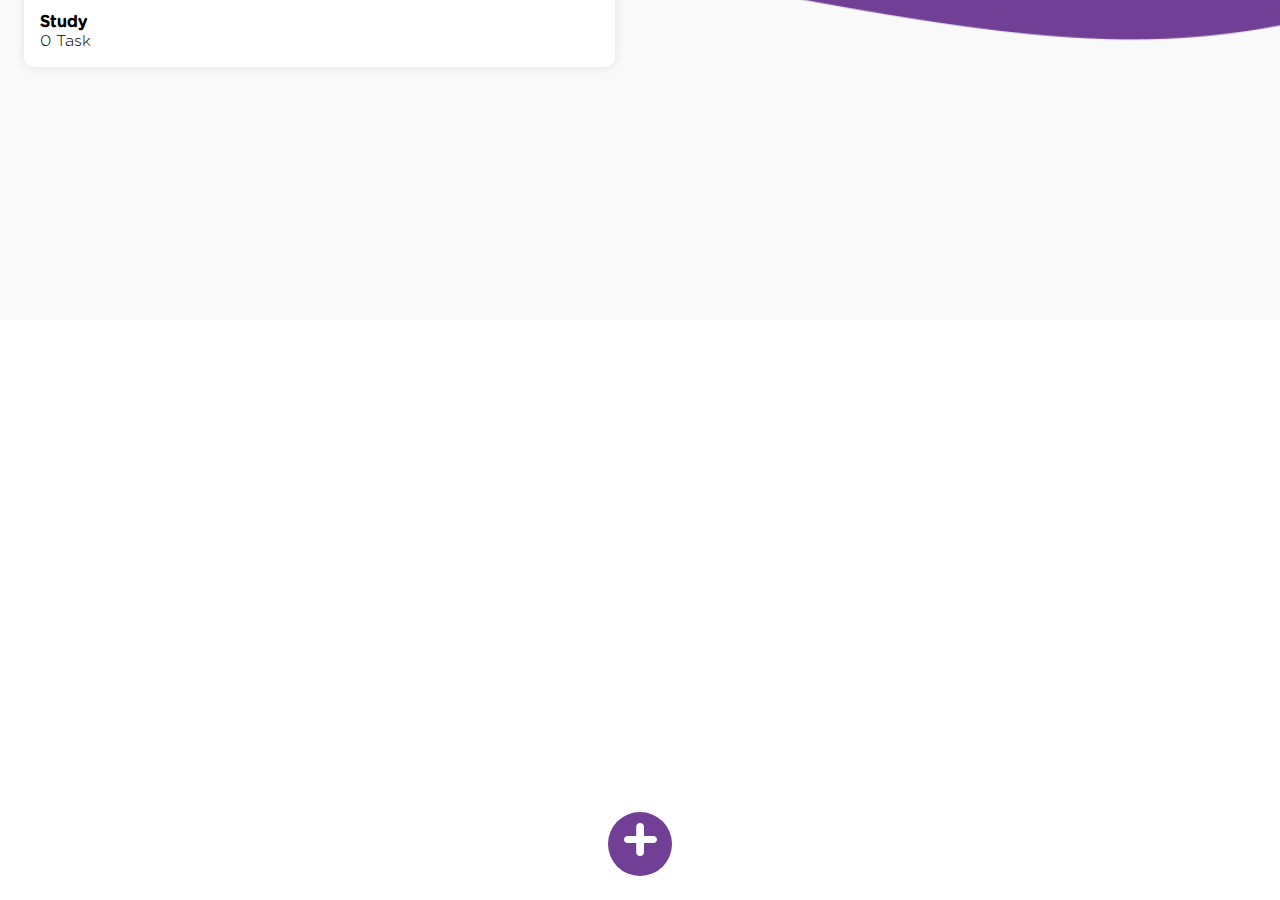
<file: index.html>
<!DOCTYPE html>
<html lang="en">

<head>
    <meta charset="UTF-8">
    <meta name="viewport" content="width=device-width, initial-scale=1.0">
    <meta http-equiv="X-UA-Compatible" content="ie=edge">

    <link rel="stylesheet" href="Asset/css/style.css">
    <title>Document</title>
</head>

<body>
    <div class="main">
        <div class="main-container">
            <div class="background-home">

            </div>
        </div>

        <div class="header-content">
            <div class="text-content">
                <div class="title">
                    <h1>Welcome People</h1>
                </div>
                
               <div class="subtitle">
                <img class="date-icon" src="Asset/images/icon-calendar.png" alt="calendar-icon">
                <h5 id="waktu">Fri, 28 December 2019</h5>
               </div>
            </div>

        </div>

            <div class="container" id="boxOfContent">
                <div class="box-content" data-categoryid="1">
                    <div class="image-content" data-categoryid="1">
                        <img src="Asset/images/icon-category-training.png" alt="icon" srcset="" data-categoryid="1">

                        <div class="round" style="background-color:#26d335" data-categoryid="1">

                        </div>
                    </div>
                    <h4 data-categoryid="1">Training</h4>
                    <p>0 Task</p>
                </div>
                
                    <div class="box-content" data-categoryid="2">
                        <div class="image-content" data-categoryid="2">
                            <img src="Asset/images/icon-category-work.png" alt="icon" srcset="" data-categoryid="2">
                            <div class="round" style="background-color:#723f96">
                            </div>
                        </div>
                        <h4 data-categoryid="2">Work</h4>
                        <p>0 Task</p>
                    </div>
                
                    <div class="box-content" data-categoryid="3">
                        <div class="image-content" data-categoryid="3">
                            <img src="Asset/images/icon-category-personal.png" alt="icon" srcset="" data-categoryid="3">
                            <div class="round" style="background-color:#26bfd3">
                            </div>
                        </div>
                        <h4 data-categoryid="3">Personal</h4>
                        <p>0 Task</p>
                    </div>
                
                    <div class="box-content" data-categoryid="4">
                        <div class="image-content" data-categoryid="4">
                            <img src="Asset/images/icon-category-shopping.png" alt="icon" srcset="" data-categoryid="4">
                            <div class="round" style="background-color:#e2aa30">
                            </div>
                        </div>
                        <h4 data-categoryid="4">Shopping</h4>
                        <p>0 Task</p>
                    </div>
                
                    <div class="box-content" data-categoryid="5">
                        <div class="image-content" data-categoryid="5">
                            <img src="Asset/images/icon-category-study.png" alt="icon" srcset="" data-categoryid="5">
                            <div class="round" style="background-color:#e230d9">
                            </div>
                        </div>
                        <h4 data-categoryid="5">Study</h4>
                        <p>0 Task</p>
                    </div>
                </div>

            

            <div class="buttonPlus" onclick="btnClickToCreatePage()">
                    <span>+</span>
                </a>
            </div>
        </div>

</body>

<script src="Asset/js/Indexscript.js"></script>
<!-- <script src="Asset/js/Javascript.js"></script> -->

</html>
</file>
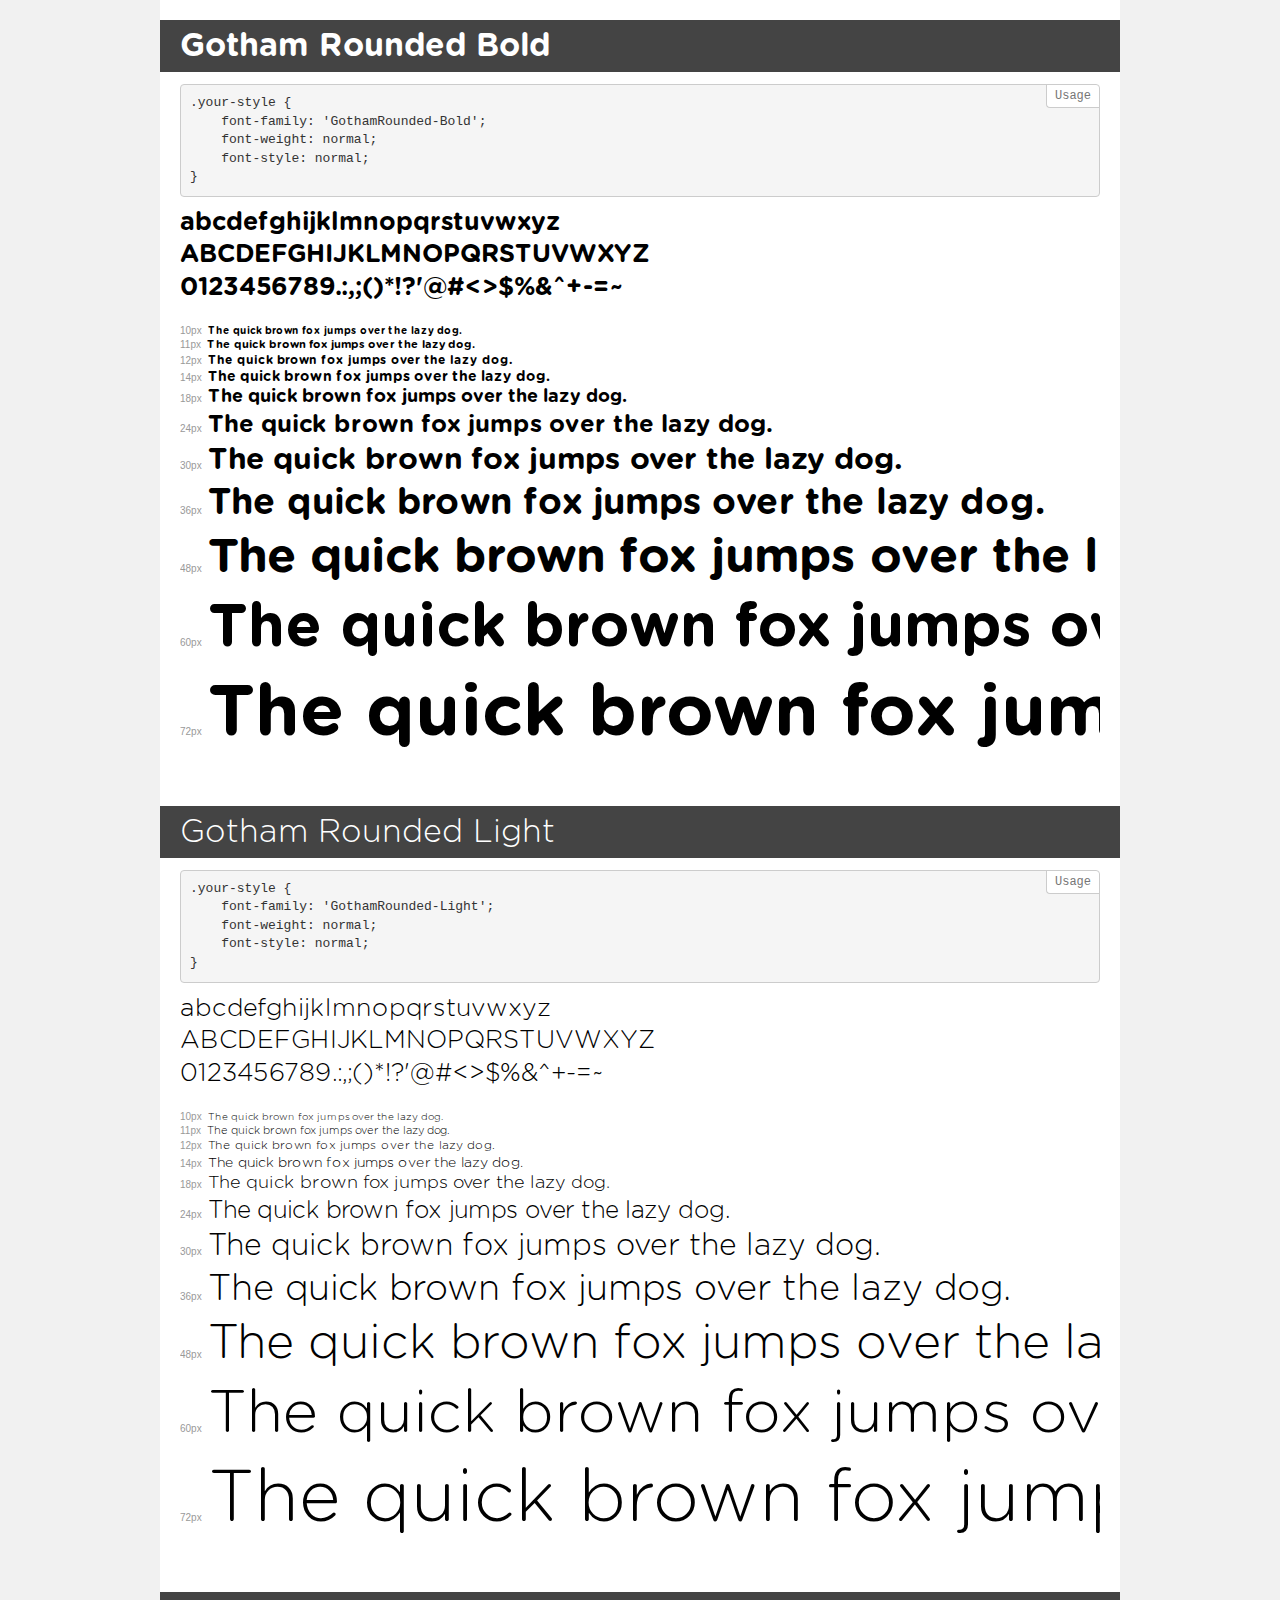
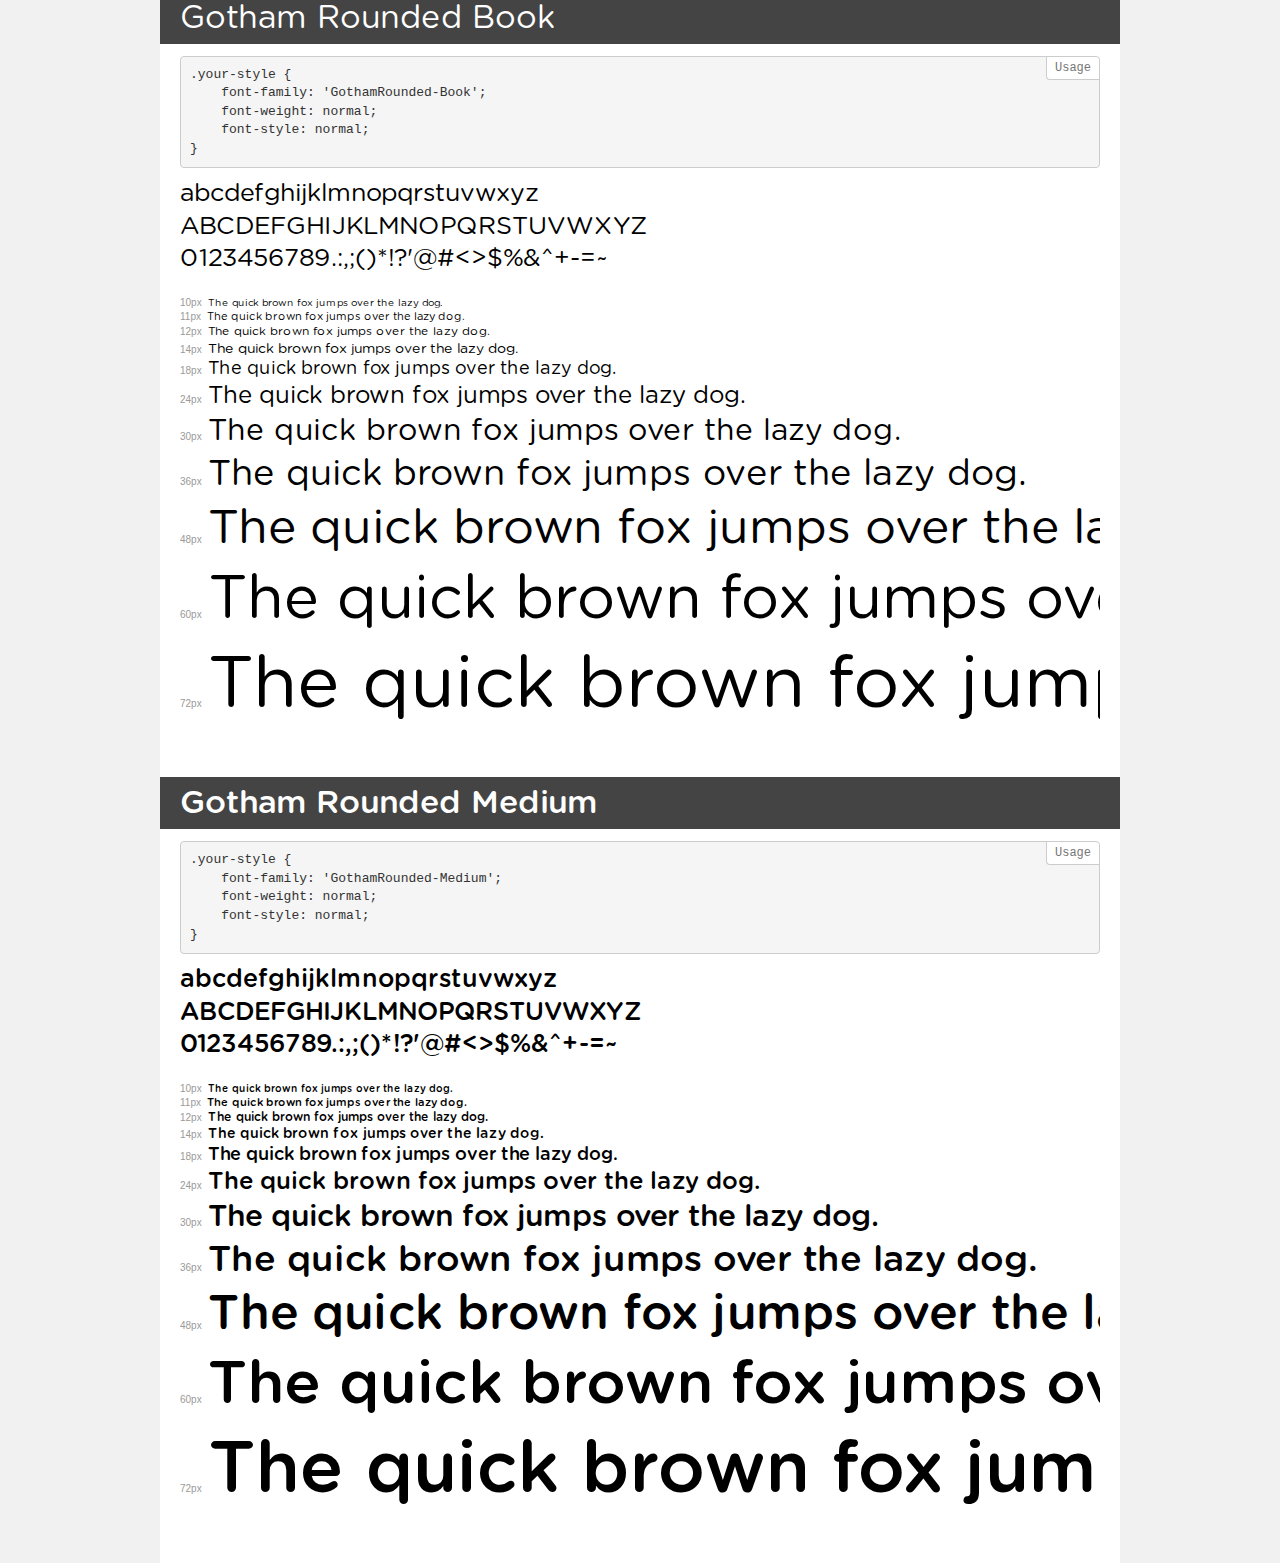
<file: Asset/css/fonts/demo.html>
<!DOCTYPE html>
<html>
<head>
    <meta charset="utf-8">
    <meta http-equiv="X-UA-Compatible" content="IE=edge">
    <meta name="viewport" content="width=device-width, initial-scale=1">
    <meta name="robots" content="noindex, noarchive">
    <meta name="format-detection" content="telephone=no">
    <title>Transfonter demo</title>
    <link href="stylesheet.css" rel="stylesheet">
    <style>
        /*
        http://meyerweb.com/eric/tools/css/reset/
        v2.0 | 20110126
        License: none (public domain)
        */
        html, body, div, span, applet, object, iframe,
        h1, h2, h3, h4, h5, h6, p, blockquote, pre,
        a, abbr, acronym, address, big, cite, code,
        del, dfn, em, img, ins, kbd, q, s, samp,
        small, strike, strong, sub, sup, tt, var,
        b, u, i, center,
        dl, dt, dd, ol, ul, li,
        fieldset, form, label, legend,
        table, caption, tbody, tfoot, thead, tr, th, td,
        article, aside, canvas, details, embed,
        figure, figcaption, footer, header, hgroup,
        menu, nav, output, ruby, section, summary,
        time, mark, audio, video {
            margin: 0;
            padding: 0;
            border: 0;
            font-size: 100%;
            font: inherit;
            vertical-align: baseline;
        }
        /* HTML5 display-role reset for older browsers */
        article, aside, details, figcaption, figure,
        footer, header, hgroup, menu, nav, section {
            display: block;
        }
        body {
            line-height: 1;
        }
        ol, ul {
            list-style: none;
        }
        blockquote, q {
            quotes: none;
        }
        blockquote:before, blockquote:after,
        q:before, q:after {
            content: '';
            content: none;
        }
        table {
            border-collapse: collapse;
            border-spacing: 0;
        }
        /* common styles */
        body {
            background: #f1f1f1;
            color: #000;
        }
        .page {
            background: #fff;
            width: 920px;
            margin: 0 auto;
            padding: 20px 20px 0 20px;
            overflow: hidden;
        }
        .font-container {
            overflow-x: auto;
            overflow-y: hidden;
            margin-bottom: 40px;
            line-height: 1.3;
            white-space: nowrap;
            padding-bottom: 5px;
        }
        h1 {
            position: relative;
            background: #444;
            font-size: 32px;
            color: #fff;
            padding: 10px 20px;
            margin: 0 -20px 12px -20px;
        }
        .letters {
            font-size: 25px;
            margin-bottom: 20px;
        }
        .s10:before {
            content: '10px';
        }
        .s11:before {
            content: '11px';
        }
        .s12:before {
            content: '12px';
        }
        .s14:before {
            content: '14px';
        }
        .s18:before {
            content: '18px';
        }
        .s24:before {
            content: '24px';
        }
        .s30:before {
            content: '30px';
        }
        .s36:before {
            content: '36px';
        }
        .s48:before {
            content: '48px';
        }
        .s60:before {
            content: '60px';
        }
        .s72:before {
            content: '72px';
        }
        .s10:before, .s11:before, .s12:before, .s14:before,
        .s18:before, .s24:before, .s30:before, .s36:before,
        .s48:before, .s60:before, .s72:before {
            font-family: Arial, sans-serif;
            font-size: 10px;
            font-weight: normal;
            font-style: normal;
            color: #999;
            padding-right: 6px;
        }
        pre {
            display: block;
            position: relative;
            padding: 9px;
            margin: 0 0 10px;
            font-family: Monaco, Menlo, Consolas, "Courier New", monospace !important;
            font-size: 13px;
            line-height: 1.428571429;
            color: #333;
            font-weight: normal !important;
            font-style: normal !important;
            background-color: #f5f5f5;
            border: 1px solid #ccc;
            overflow-x: auto;
            border-radius: 4px;
        }
        pre:after {
            display: block;
            position: absolute;
            right: 0;
            top: 0;
            content: 'Usage';
            line-height: 1;
            padding: 5px 8px;
            font-size: 12px;
            color: #767676;
            background-color: #fff;
            border: 1px solid #ccc;
            border-right: none;
            border-top: none;
            border-radius: 0 4px 0 4px;
            z-index: 10;
        }
        /* responsive */
        @media (max-width: 959px) {
            .page {
                width: auto;
                margin: 0;
            }
        }
    </style>
</head>
<body>
<div class="page">
    <div class="demo" style="font-family: 'GothamRounded-Bold'; font-weight: normal; font-style: normal;">
        <h1>Gotham Rounded Bold</h1>
        <pre>.your-style {
    font-family: 'GothamRounded-Bold';
    font-weight: normal;
    font-style: normal;
}</pre>
        <div class="font-container">
            <p class="letters">
                abcdefghijklmnopqrstuvwxyz<br>
ABCDEFGHIJKLMNOPQRSTUVWXYZ<br>
                0123456789.:,;()*!?'@#<>$%&^+-=~
            </p>
            <p class="s10" style="font-size: 10px;">The quick brown fox jumps over the lazy dog.</p>
            <p class="s11" style="font-size: 11px;">The quick brown fox jumps over the lazy dog.</p>
            <p class="s12" style="font-size: 12px;">The quick brown fox jumps over the lazy dog.</p>
            <p class="s14" style="font-size: 14px;">The quick brown fox jumps over the lazy dog.</p>
            <p class="s18" style="font-size: 18px;">The quick brown fox jumps over the lazy dog.</p>
            <p class="s24" style="font-size: 24px;">The quick brown fox jumps over the lazy dog.</p>
            <p class="s30" style="font-size: 30px;">The quick brown fox jumps over the lazy dog.</p>
            <p class="s36" style="font-size: 36px;">The quick brown fox jumps over the lazy dog.</p>
            <p class="s48" style="font-size: 48px;">The quick brown fox jumps over the lazy dog.</p>
            <p class="s60" style="font-size: 60px;">The quick brown fox jumps over the lazy dog.</p>
            <p class="s72" style="font-size: 72px;">The quick brown fox jumps over the lazy dog.</p>
        </div>
    </div>
    <div class="demo" style="font-family: 'GothamRounded-Light'; font-weight: normal; font-style: normal;">
        <h1>Gotham Rounded Light</h1>
        <pre>.your-style {
    font-family: 'GothamRounded-Light';
    font-weight: normal;
    font-style: normal;
}</pre>
        <div class="font-container">
            <p class="letters">
                abcdefghijklmnopqrstuvwxyz<br>
ABCDEFGHIJKLMNOPQRSTUVWXYZ<br>
                0123456789.:,;()*!?'@#<>$%&^+-=~
            </p>
            <p class="s10" style="font-size: 10px;">The quick brown fox jumps over the lazy dog.</p>
            <p class="s11" style="font-size: 11px;">The quick brown fox jumps over the lazy dog.</p>
            <p class="s12" style="font-size: 12px;">The quick brown fox jumps over the lazy dog.</p>
            <p class="s14" style="font-size: 14px;">The quick brown fox jumps over the lazy dog.</p>
            <p class="s18" style="font-size: 18px;">The quick brown fox jumps over the lazy dog.</p>
            <p class="s24" style="font-size: 24px;">The quick brown fox jumps over the lazy dog.</p>
            <p class="s30" style="font-size: 30px;">The quick brown fox jumps over the lazy dog.</p>
            <p class="s36" style="font-size: 36px;">The quick brown fox jumps over the lazy dog.</p>
            <p class="s48" style="font-size: 48px;">The quick brown fox jumps over the lazy dog.</p>
            <p class="s60" style="font-size: 60px;">The quick brown fox jumps over the lazy dog.</p>
            <p class="s72" style="font-size: 72px;">The quick brown fox jumps over the lazy dog.</p>
        </div>
    </div>
    <div class="demo" style="font-family: 'GothamRounded-Book'; font-weight: normal; font-style: normal;">
        <h1>Gotham Rounded Book</h1>
        <pre>.your-style {
    font-family: 'GothamRounded-Book';
    font-weight: normal;
    font-style: normal;
}</pre>
        <div class="font-container">
            <p class="letters">
                abcdefghijklmnopqrstuvwxyz<br>
ABCDEFGHIJKLMNOPQRSTUVWXYZ<br>
                0123456789.:,;()*!?'@#<>$%&^+-=~
            </p>
            <p class="s10" style="font-size: 10px;">The quick brown fox jumps over the lazy dog.</p>
            <p class="s11" style="font-size: 11px;">The quick brown fox jumps over the lazy dog.</p>
            <p class="s12" style="font-size: 12px;">The quick brown fox jumps over the lazy dog.</p>
            <p class="s14" style="font-size: 14px;">The quick brown fox jumps over the lazy dog.</p>
            <p class="s18" style="font-size: 18px;">The quick brown fox jumps over the lazy dog.</p>
            <p class="s24" style="font-size: 24px;">The quick brown fox jumps over the lazy dog.</p>
            <p class="s30" style="font-size: 30px;">The quick brown fox jumps over the lazy dog.</p>
            <p class="s36" style="font-size: 36px;">The quick brown fox jumps over the lazy dog.</p>
            <p class="s48" style="font-size: 48px;">The quick brown fox jumps over the lazy dog.</p>
            <p class="s60" style="font-size: 60px;">The quick brown fox jumps over the lazy dog.</p>
            <p class="s72" style="font-size: 72px;">The quick brown fox jumps over the lazy dog.</p>
        </div>
    </div>
    <div class="demo" style="font-family: 'GothamRounded-Medium'; font-weight: normal; font-style: normal;">
        <h1>Gotham Rounded Medium</h1>
        <pre>.your-style {
    font-family: 'GothamRounded-Medium';
    font-weight: normal;
    font-style: normal;
}</pre>
        <div class="font-container">
            <p class="letters">
                abcdefghijklmnopqrstuvwxyz<br>
ABCDEFGHIJKLMNOPQRSTUVWXYZ<br>
                0123456789.:,;()*!?'@#<>$%&^+-=~
            </p>
            <p class="s10" style="font-size: 10px;">The quick brown fox jumps over the lazy dog.</p>
            <p class="s11" style="font-size: 11px;">The quick brown fox jumps over the lazy dog.</p>
            <p class="s12" style="font-size: 12px;">The quick brown fox jumps over the lazy dog.</p>
            <p class="s14" style="font-size: 14px;">The quick brown fox jumps over the lazy dog.</p>
            <p class="s18" style="font-size: 18px;">The quick brown fox jumps over the lazy dog.</p>
            <p class="s24" style="font-size: 24px;">The quick brown fox jumps over the lazy dog.</p>
            <p class="s30" style="font-size: 30px;">The quick brown fox jumps over the lazy dog.</p>
            <p class="s36" style="font-size: 36px;">The quick brown fox jumps over the lazy dog.</p>
            <p class="s48" style="font-size: 48px;">The quick brown fox jumps over the lazy dog.</p>
            <p class="s60" style="font-size: 60px;">The quick brown fox jumps over the lazy dog.</p>
            <p class="s72" style="font-size: 72px;">The quick brown fox jumps over the lazy dog.</p>
        </div>
    </div>
</div>
</body>
</html>
</file>
<file: Asset/css/style.css>
@font-face {
  font-family: "GothamRounded-Bold";
  src: url("fonts/GothamRounded-Bold.eot");
  src: url("fonts/GothamRounded-Bold.eot?#iefix") format("embedded-opentype"), url("fonts/GothamRounded-Bold.woff2") format("woff2"), url("fonts/GothamRounded-Bold.woff") format("woff");
  font-weight: normal;
  font-style: normal;
}
@font-face {
  font-family: "GothamRounded-Light";
  src: url("fonts/GothamRounded-Light.eot");
  src: url("fonts/GothamRounded-Light.eot?#iefix") format("embedded-opentype"), url("fonts/GothamRounded-Light.woff2") format("woff2"), url("fonts/GothamRounded-Light.woff") format("woff");
  font-weight: normal;
  font-style: normal;
}
@font-face {
  font-family: "GothamRounded-Book";
  src: url("fonts/GothamRounded-Book.eot");
  src: url("fonts/GothamRounded-Book.eot?#iefix") format("embedded-opentype"), url("fonts/GothamRounded-Book.woff2") format("woff2"), url("fonts/GothamRounded-Book.woff") format("woff");
  font-weight: normal;
  font-style: normal;
}
@font-face {
  font-family: "GothamRounded-Medium";
  src: url("fonts/GothamRounded-Medium.eot");
  src: url("fonts/GothamRounded-Medium.eot?#iefix") format("embedded-opentype"), url("fonts/GothamRounded-Medium.woff2") format("woff2"), url("fonts/GothamRounded-Medium.woff") format("woff");
  font-weight: normal;
  font-style: normal;
}
* {
  margin: 0;
  padding: 0;
  box-sizing: border-box;
  font-family: "GothamRounded-Medium";
}

img {
  max-width: 100%;
}

.main .main-container .background-home {
  background-color: #723f96;
  background-image: url(../images/bg-wave.png), url(../images/bg-icon.png);
  padding: 10rem;
  background-size: 100%, 40%;
  background-repeat: no-repeat;
  background-position: bottom center, 0% 20%;
  margin-bottom: -70%;
}
.main .header-content {
  padding: 1.5rem;
}
.main .header-content .text-content {
  text-decoration: none;
  color: white;
  margin-bottom: 10px;
}
.main .header-content .text-content .title h1 {
  font-family: "GothamRounded-Book";
}
.main .header-content .text-content .subtitle {
  display: flex;
}
.main .header-content .text-content .subtitle h5 {
  font-family: "GothamRounded-Light";
}
.main .header-content .text-content .subtitle .date-icon {
  width: 15px;
  height: 15px;
  margin-right: 0.5rem;
}
.main .container {
  display: flex;
  flex-direction: row;
  flex-wrap: wrap;
  justify-content: space-between;
  align-items: flex-start;
  padding: 1.5rem;
}
.main .container .box-content {
  padding: 1rem;
  margin-bottom: 1rem;
  width: 48%;
  background-color: white;
  border-radius: 10px;
  box-shadow: 0px 0px 10px 0px rgba(0, 0, 0, 0.1);
}
.main .container .box-content p {
  font-family: "GothamRounded-Light";
}
.main .container .box-content .image-content {
  display: flex;
  justify-content: space-between;
}
.main .container .box-content .image-content img {
  max-width: 2.5rem;
  margin-bottom: 3rem;
  margin-right: 4rem;
}
.main .container .box-content .round {
  width: 0.5rem;
  height: 0.5rem;
  border-radius: 100%;
}
.main .buttonPlus {
  position: fixed;
  display: flex;
  justify-content: center;
  align-items: center;
  width: 4rem;
  height: 4rem;
  background-color: #723f96;
  border-radius: 100%;
  bottom: 1.5rem;
  left: 50%;
  transform: translateX(-50%);
  cursor: pointer;
}
.main .buttonPlus span {
  color: white;
  font-size: 4rem;
}

/*# sourceMappingURL=style.css.map */
</file>
<file: Asset/css/fonts/stylesheet.css>
@font-face {
    font-family: 'GothamRounded-Bold';
    src: url('GothamRounded-Bold.eot');
    src: url('GothamRounded-Bold.eot?#iefix') format('embedded-opentype'),
        url('GothamRounded-Bold.woff2') format('woff2'),
        url('GothamRounded-Bold.woff') format('woff');
    font-weight: normal;
    font-style: normal;
}

@font-face {
    font-family: 'GothamRounded-Light';
    src: url('GothamRounded-Light.eot');
    src: url('GothamRounded-Light.eot?#iefix') format('embedded-opentype'),
        url('GothamRounded-Light.woff2') format('woff2'),
        url('GothamRounded-Light.woff') format('woff');
    font-weight: normal;
    font-style: normal;
}

@font-face {
    font-family: 'GothamRounded-Book';
    src: url('GothamRounded-Book.eot');
    src: url('GothamRounded-Book.eot?#iefix') format('embedded-opentype'),
        url('GothamRounded-Book.woff2') format('woff2'),
        url('GothamRounded-Book.woff') format('woff');
    font-weight: normal;
    font-style: normal;
}

@font-face {
    font-family: 'GothamRounded-Medium';
    src: url('GothamRounded-Medium.eot');
    src: url('GothamRounded-Medium.eot?#iefix') format('embedded-opentype'),
        url('GothamRounded-Medium.woff2') format('woff2'),
        url('GothamRounded-Medium.woff') format('woff');
    font-weight: normal;
    font-style: normal;
}
</file>
